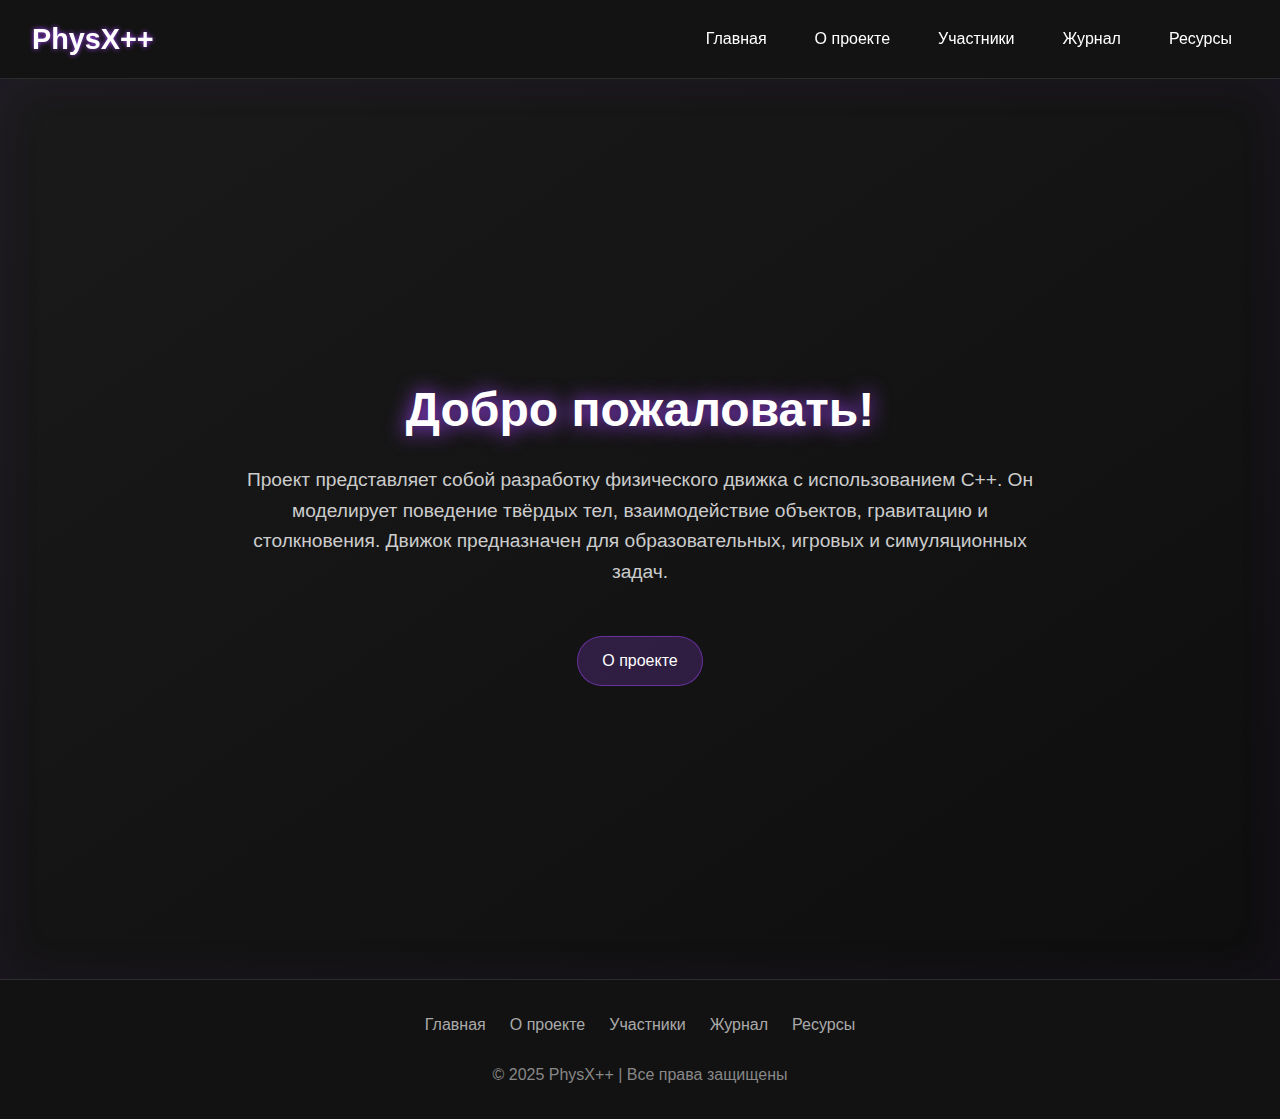
<file: site/index.html>
<!DOCTYPE html>
<html lang="ru">
<head>
  <meta charset="UTF-8" />
  <meta name="viewport" content="width=device-width, initial-scale=1.0"/>
  <title>Главная | Проект</title>
  <link rel="stylesheet" href="style.css" />
</head>
<body>
  <nav>
    <div class="logo">PhysX++</div>
    <div class="burger" onclick="toggleMenu()">☰</div>
    <ul class="menu" id="nav-menu">
      <li><a href="index.html">Главная</a></li>
      <li><a href="about.html">О проекте</a></li>
      <li><a href="team.html">Участники</a></li>
      <li><a href="journal.html">Журнал</a></li>
      <li><a href="resources.html">Ресурсы</a></li>
    </ul>
  </nav>

  <section class="page-banner">
    <h1>Добро пожаловать!</h1>
    <p>Проект представляет собой разработку физического движка с использованием C++. Он моделирует поведение твёрдых тел, взаимодействие объектов, гравитацию и столкновения. Движок предназначен для образовательных, игровых и симуляционных задач.</p>
    <a href="about.html" class="banner-btn">О проекте</a>
  </section>

  <div class="content-wrapper">
    <!-- Здесь будет основной контент страницы -->
  </div>

  <footer>
    <div class="footer-links">
      <a href="index.html">Главная</a>
      <a href="about.html">О проекте</a>
      <a href="team.html">Участники</a>
      <a href="journal.html">Журнал</a>
      <a href="resources.html">Ресурсы</a>
    </div>
    <p>© 2025 PhysX++ | Все права защищены</p>
  </footer>

  <script>
    function toggleMenu() {
      const menu = document.getElementById('nav-menu');
      menu.classList.toggle('active');
    }
  </script>
</body>
</html>
</file>
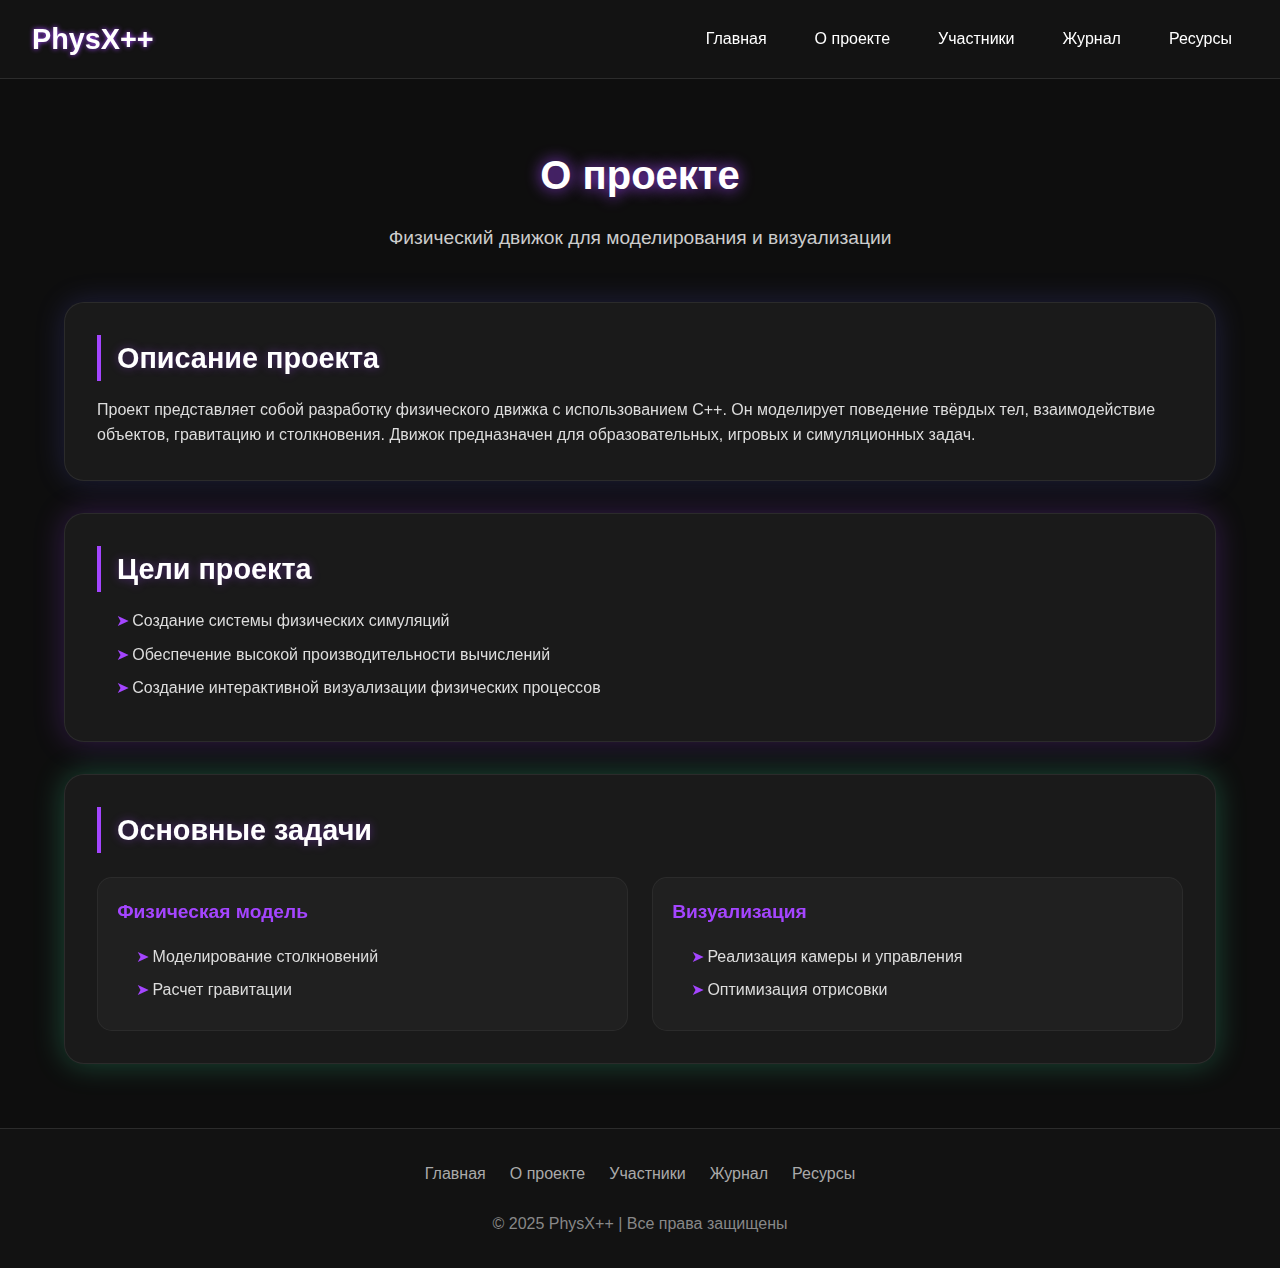
<file: site/about.html>
<!DOCTYPE html>
<html lang="ru">
<head>
  <meta charset="UTF-8" />
  <meta name="viewport" content="width=device-width, initial-scale=1.0"/>
  <title>О проекте | PhysX++</title>
  <link rel="stylesheet" href="style.css" />
</head>
<body>
  <nav>
    <div class="logo">PhysX++</div>
    <div class="burger" onclick="toggleMenu()">☰</div>
    <ul class="menu" id="nav-menu">
      <li><a href="index.html">Главная</a></li>
      <li><a href="about.html">О проекте</a></li>
      <li><a href="team.html">Участники</a></li>
      <li><a href="journal.html">Журнал</a></li>
      <li><a href="resources.html">Ресурсы</a></li>
    </ul>
  </nav>

  <div class="container">
    <h1 class="page-title">О проекте</h1>
    <p class="page-subtitle">Физический движок для моделирования и визуализации</p>

    <!-- Блок с описанием проекта -->
    <div class="glass-section info-block">
      <h2>Описание проекта</h2>
      <p>Проект представляет собой разработку физического движка с использованием C++. Он моделирует поведение твёрдых тел, взаимодействие объектов, гравитацию и столкновения. Движок предназначен для образовательных, игровых и симуляционных задач.</p>
    </div>

    <!-- Блок с целями -->
    <div class="glass-section features-block">
      <h2>Цели проекта</h2>
      <ul class="branch">
        <li>Создание системы физических симуляций</li>
        <li>Обеспечение высокой производительности вычислений</li>
        <li>Создание интерактивной визуализации физических процессов</li>
      </ul>
    </div>

    <!-- Блок с задачами -->
    <div class="glass-section roadmap-block">
      <h2>Основные задачи</h2>
      <div class="tasks-grid">
        <div class="task-item">
          <h3>Физическая модель</h3>
          <ul class="branch">
            <li>Моделирование столкновений</li>
            <li>Расчет гравитации</li>
          </ul>
        </div>
        <div class="task-item">
          <h3>Визуализация</h3>
          <ul class="branch">
            <li>Реализация камеры и управления</li>
            <li>Оптимизация отрисовки</li>
          </ul>
        </div>
        </div>
      </div>
    </div>
  </div>

  <footer>
    <div class="footer-links">
      <a href="index.html">Главная</a>
      <a href="about.html">О проекте</a>
      <a href="team.html">Участники</a>
      <a href="journal.html">Журнал</a>
      <a href="resources.html">Ресурсы</a>
    </div>
    <p>© 2025 PhysX++ | Все права защищены</p>
  </footer>

  <script>
    function toggleMenu() {
      document.getElementById('nav-menu').classList.toggle('active');
    }
  </script>
</body>
</html>
</file>
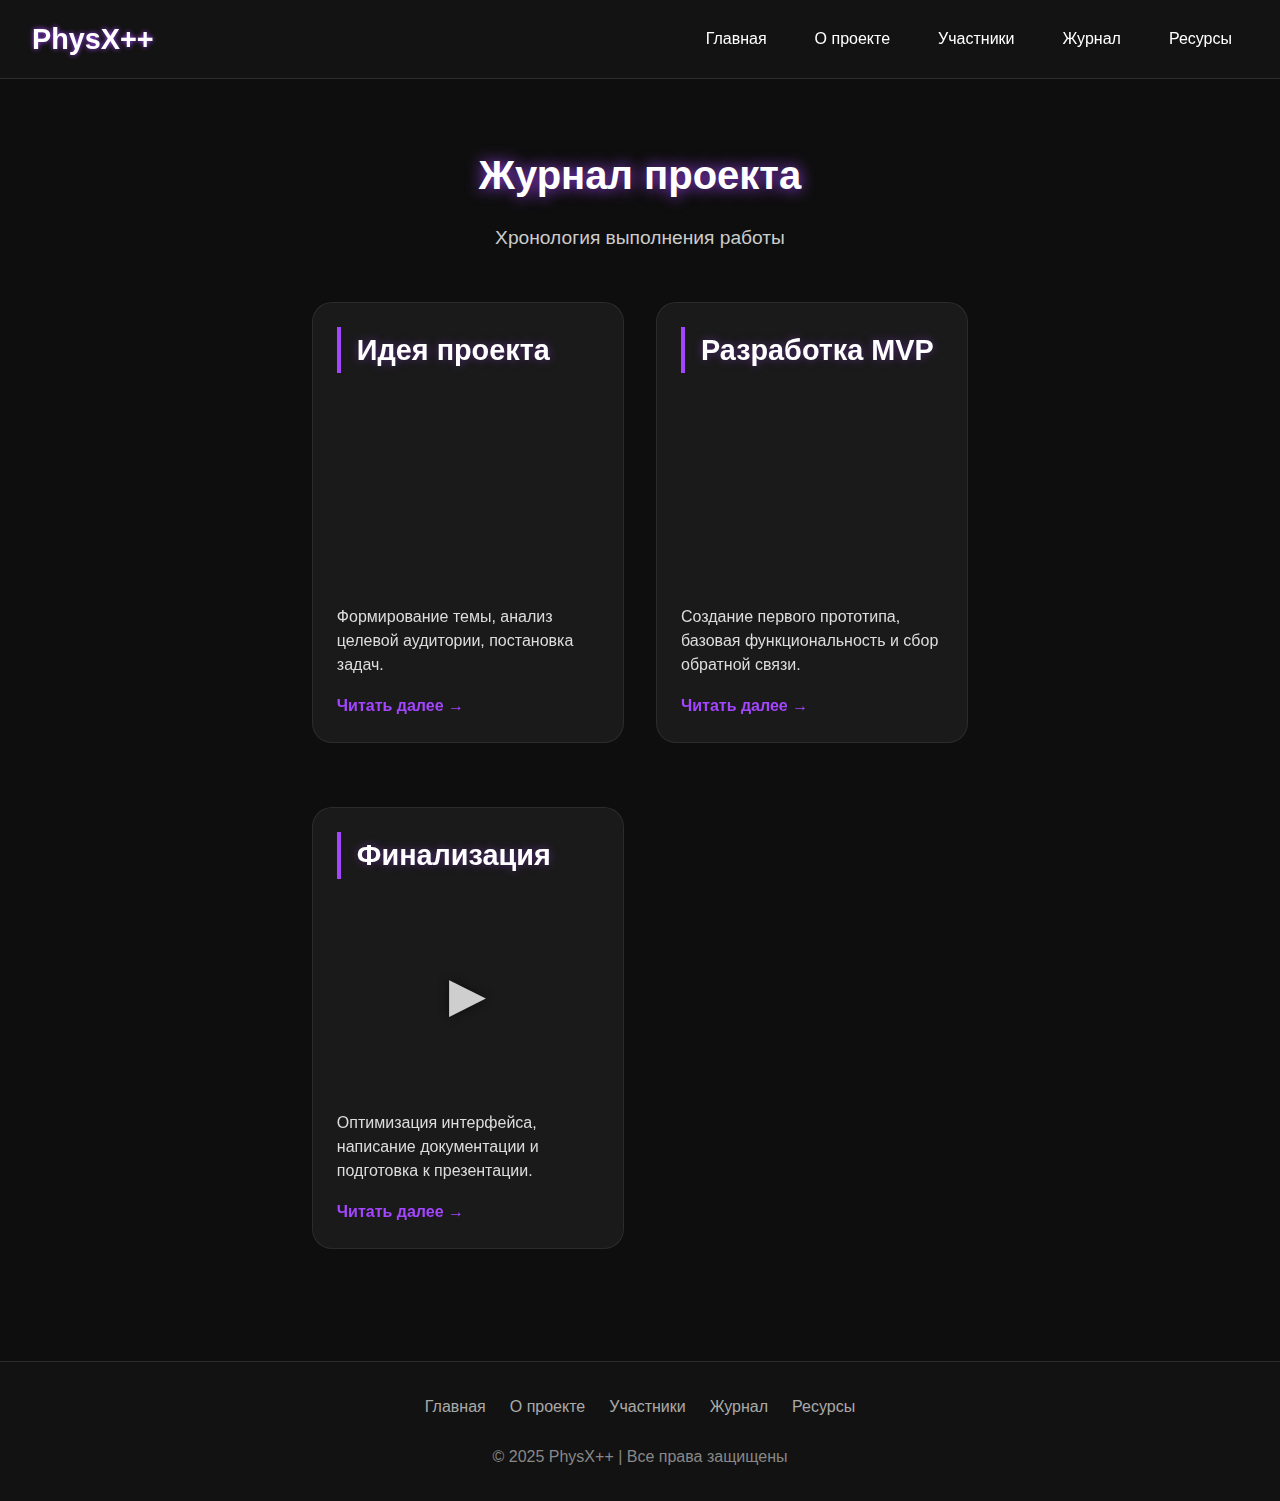
<file: site/journal.html>
<!DOCTYPE html>
<html lang="ru">
<head>
  <meta charset="UTF-8" />
  <meta name="viewport" content="width=device-width, initial-scale=1.0"/>
  <title>Журнал | PhysX++</title>
  <link rel="stylesheet" href="style.css" />
  <style>
    /* Дополнительные стили для модального окна и видео */
    .modal {
      display: none;
      position: fixed;
      z-index: 2000;
      left: 0;
      top: 0;
      width: 100%;
      height: 100%;
      background-color: rgba(0,0,0,0.9);
      overflow: auto;
    }
    
    .modal-content {
      background: rgba(30, 30, 30, 0.95);
      margin: 5% auto;
      padding: 2rem;
      border-radius: 15px;
      max-width: 800px;
      width: 90%;
      border: 1px solid #a445ff;
      box-shadow: 0 0 30px rgba(164, 69, 255, 0.3);
    }
    
    .close {
      color: #aaa;
      float: right;
      font-size: 28px;
      font-weight: bold;
      cursor: pointer;
    }
    
    .close:hover {
      color: #fff;
    }
    
    .video-container {
      position: relative;
      padding-bottom: 56.25%;
      margin-top: 1.5rem;
    }
    
    .video-container video {
      position: absolute;
      top: 0;
      left: 0;
      width: 100%;
      height: 100%;
      border-radius: 10px;
    }
  </style>
</head>
<body>
  <nav>
    <div class="logo">PhysX++</div>
    <div class="burger" onclick="toggleMenu()">☰</div>
    <ul class="menu" id="nav-menu">
      <li><a href="index.html">Главная</a></li>
      <li><a href="about.html">О проекте</a></li>
      <li><a href="team.html">Участники</a></li>
      <li><a href="journal.html">Журнал</a></li>
      <li><a href="resources.html">Ресурсы</a></li>
    </ul>
  </nav>

  <div class="container">
    <h1 class="page-title">Журнал проекта</h1>
    <p class="page-subtitle">Хронология выполнения работы</p>

    <div class="journal-grid">
      <!-- Запись 1 -->
      <div class="glass-section journal-entry" onclick="openModal('modal1')">
        <h2 class="entry-title">Идея проекта</h2>
        <div class="entry-image" style="background-image: url('https://via.placeholder.com/600x400/1a1a1a/a445ff?text=Project+Start')"></div>
        <p class="entry-excerpt">Формирование темы, анализ целевой аудитории, постановка задач.</p>
        <div class="entry-more">Читать далее →</div>
      </div>

      <!-- Запись 2 -->
      <div class="glass-section journal-entry" onclick="openModal('modal2')">
        <h2 class="entry-title">Разработка MVP</h2>
        <div class="entry-image" style="background-image: url('https://via.placeholder.com/600x400/1a1a1a/a445ff?text=MVP+Development')"></div>
        <p class="entry-excerpt">Создание первого прототипа, базовая функциональность и сбор обратной связи.</p>
        <div class="entry-more">Читать далее →</div>
      </div>

      <!-- Запись 3 с видео -->
      <div class="glass-section journal-entry" onclick="openModal('modal3')">
        <h2 class="entry-title">Финализация</h2>
        <div class="entry-video-preview">
          <video poster="https://via.placeholder.com/600x400/1a1a1a/a445ff?text=Video+Preview" onclick="event.stopPropagation()">
            <source src="https://samplelib.com/lib/preview/mp4/sample-5s.mp4" type="video/mp4">
          </video>
          <div class="play-icon">▶</div>
        </div>
        <p class="entry-excerpt">Оптимизация интерфейса, написание документации и подготовка к презентации.</p>
        <div class="entry-more">Читать далее →</div>
      </div>
    </div>
  </div>

  <!-- Модальные окна -->
  <div id="modal1" class="modal">
    <div class="modal-content">
      <span class="close" onclick="closeModal('modal1')">&times;</span>
      <h2>Идея проекта</h2>
      <div class="modal-image" style="background-image: url('https://via.placeholder.com/800x500/1a1a1a/a445ff?text=Project+Start')"></div>
      <p>На этом этапе команда провела мозговой штурм для определения ключевых особенностей физического движка. Были сформулированы основные цели проекта:</p>
      <ul class="branch">
        <li>Создание модульной архитектуры для легкой расширяемости</li>
        <li>Реализация точных физических расчетов</li>
      </ul>
      <p>Проведен анализ существующих решений и определены конкурентные преимущества нашего продукта.</p>
    </div>
  </div>

  <div id="modal2" class="modal">
    <div class="modal-content">
      <span class="close" onclick="closeModal('modal2')">&times;</span>
      <h2>Разработка MVP — 15.02.2025</h2>
      <div class="modal-image" style="background-image: url('https://via.placeholder.com/800x500/1a1a1a/a445ff?text=MVP+Development')"></div>
      <p>Минимально жизнеспособный продукт включал в себя:</p>
      <ul class="branch">
        <li>Базовую систему столкновений объектов</li>
        <li>Реализацию гравитации</li>
        <li>Простой интерфейс для добавления объектов</li>
      </ul>
      <p>После тестирования MVP с фокус-группой были получены ценные отзывы, которые помогли скорректировать дальнейшую разработку.</p>
    </div>
  </div>

  <div id="modal3" class="modal">
    <div class="modal-content">
      <span class="close" onclick="closeModal('modal3')">&times;</span>
      <h2>Финализация</h2>
      <div class="video-container">
        <video controls onclick="event.stopPropagation()">
          <source src="https://samplelib.com/lib/preview/mp4/sample-5s.mp4" type="video/mp4">
          Ваш браузер не поддерживает видео.
        </video>
      </div>
      <p>На финальном этапе были выполнены следующие работы:</p>
      <ul class="branch">
        <li>Оптимизация производительности движка</li>
        <li>Создание подробной документации</li>
        <li>Разработка демонстрационных сцен</li>
        <li>Подготовка презентационных материалов</li>
      </ul>
      <p>Проект готов к публичному представлению и дальнейшему развитию.</p>
    </div>
  </div>

  <footer>
    <div class="footer-links">
      <a href="index.html">Главная</a>
      <a href="about.html">О проекте</a>
      <a href="team.html">Участники</a>
      <a href="journal.html">Журнал</a>
      <a href="resources.html">Ресурсы</a>
    </div>
    <p>© 2025 PhysX++ | Все права защищены</p>
  </footer>

  <script>
    function toggleMenu() {
      document.getElementById('nav-menu').classList.toggle('active');
    }
    
    function openModal(modalId) {
      document.getElementById(modalId).style.display = 'block';
      document.body.style.overflow = 'hidden';
      
      // Остановка видео при открытии другого модального окна
      if(modalId !== 'modal3') {
        const videos = document.querySelectorAll('video');
        videos.forEach(video => {
          video.pause();
        });
      }
    }
    
    function closeModal(modalId) {
      document.getElementById(modalId).style.display = 'none';
      document.body.style.overflow = 'auto';
      
      // Остановка видео при закрытии модального окна
      if(modalId === 'modal3') {
        const video = document.querySelector('#modal3 video');
        video.pause();
      }
    }
    
    // Закрытие модального окна при клике вне его
    window.onclick = function(event) {
      if (event.target.className === 'modal') {
        event.target.style.display = 'none';
        document.body.style.overflow = 'auto';
        
        // Остановка видео при закрытии
        const videos = document.querySelectorAll('.modal video');
        videos.forEach(video => {
          video.pause();
        });
      }
    }
    
    // Обработка клика по видео-превью в третьей карточке
    document.querySelector('.entry-video-preview video').addEventListener('click', function(e) {
      e.stopPropagation();
      this.paused ? this.play() : this.pause();
      document.querySelector('.entry-video-preview .play-icon').style.display = this.paused ? 'block' : 'none';
    });
  </script>
</body>
</html>
</file>
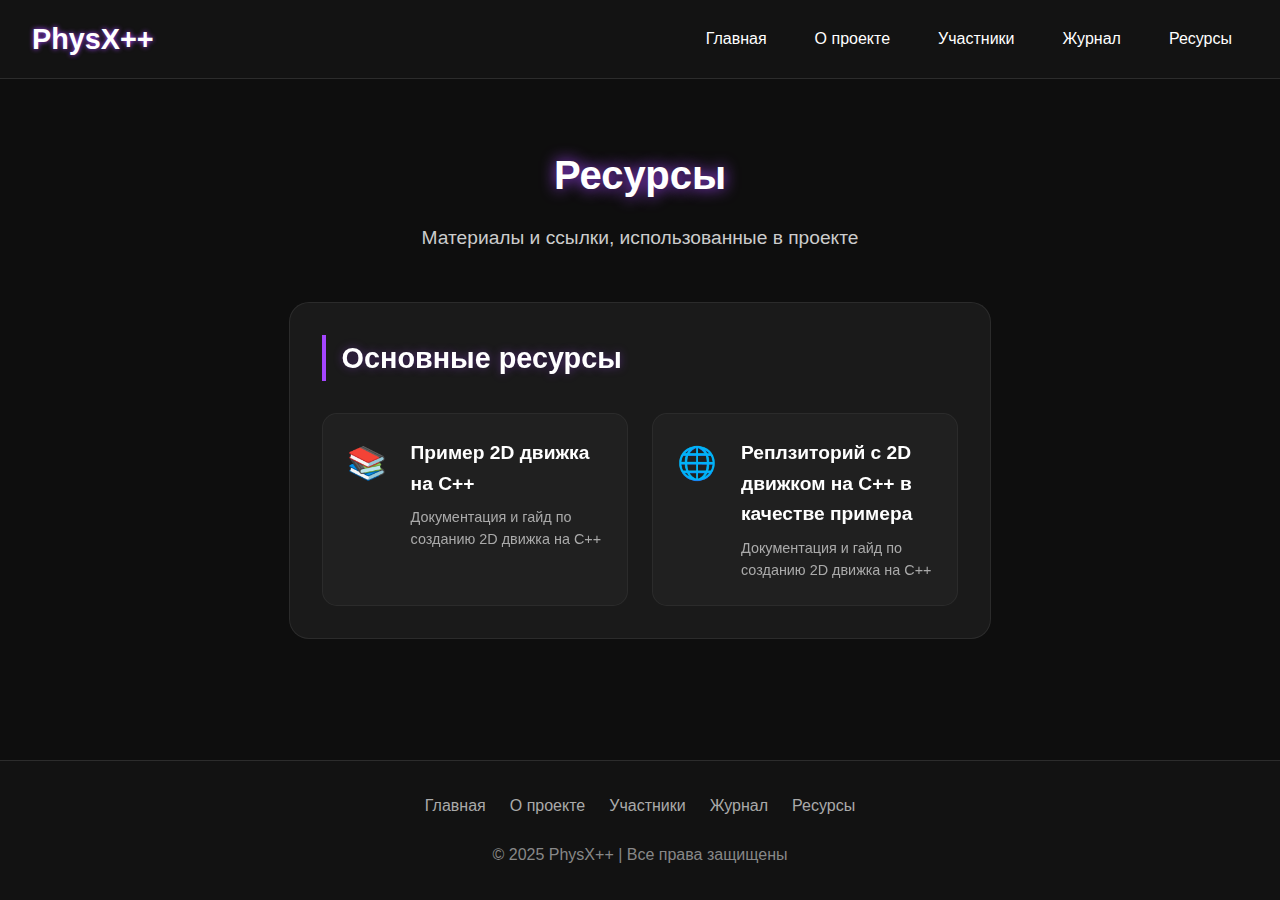
<file: site/resources.html>
<!DOCTYPE html>
<html lang="ru">
<head>
  <meta charset="UTF-8" />
  <meta name="viewport" content="width=device-width, initial-scale=1.0"/>
  <title>Ресурсы | PhysX++</title>
  <link rel="stylesheet" href="style.css" />
</head>
<body>
  <nav>
    <div class="logo">PhysX++</div>
    <div class="burger" onclick="toggleMenu()">☰</div>
    <ul class="menu" id="nav-menu">
      <li><a href="index.html">Главная</a></li>
      <li><a href="about.html">О проекте</a></li>
      <li><a href="team.html">Участники</a></li>
      <li><a href="journal.html">Журнал</a></li>
      <li><a href="resources.html">Ресурсы</a></li>
    </ul>
  </nav>

  <div class="container">
    <h1 class="page-title">Ресурсы</h1>
    <p class="page-subtitle">Материалы и ссылки, использованные в проекте</p>

    <div class="glass-section resources-block">
      <h2>Основные ресурсы</h2>
      <div class="resources-grid">
        <!-- Ресурс 1 -->
        <a href="https://fabianhbr.ch/projects/physics-engine/" target="_blank" class="resource-card">
          <div class="resource-icon">📚</div>
          <div class="resource-content">
            <h3>Пример 2D движка на С++</h3>
            <p>Документация и гайд по созданию 2D движка на С++</p>
          </div>
        </a>

        <!-- Ресурс 2 -->
        <a href="https://github.com/kalpitborkar/2D-Physics-Engine/tree/master" target="_blank" class="resource-card">
          <div class="resource-icon">🌐</div>
          <div class="resource-content">
            <h3>Реплзиторий с 2D движком на С++ в качестве примера</h3>
            <p>Документация и гайд по созданию 2D движка на С++</p>
          </div>
        </a>

        <!-- Ресурс 3 -->
      
      </div>
    </div>
  </div>

  <footer>
    <div class="footer-links">
      <a href="index.html">Главная</a>
      <a href="about.html">О проекте</a>
      <a href="team.html">Участники</a>
      <a href="journal.html">Журнал</a>
      <a href="resources.html">Ресурсы</a>
    </div>
    <p>© 2025 PhysX++ | Все права защищены</p>
  </footer>

  <script>
    function toggleMenu() {
      document.getElementById('nav-menu').classList.toggle('active');
    }
  </script>
</body>
</html>
</file>
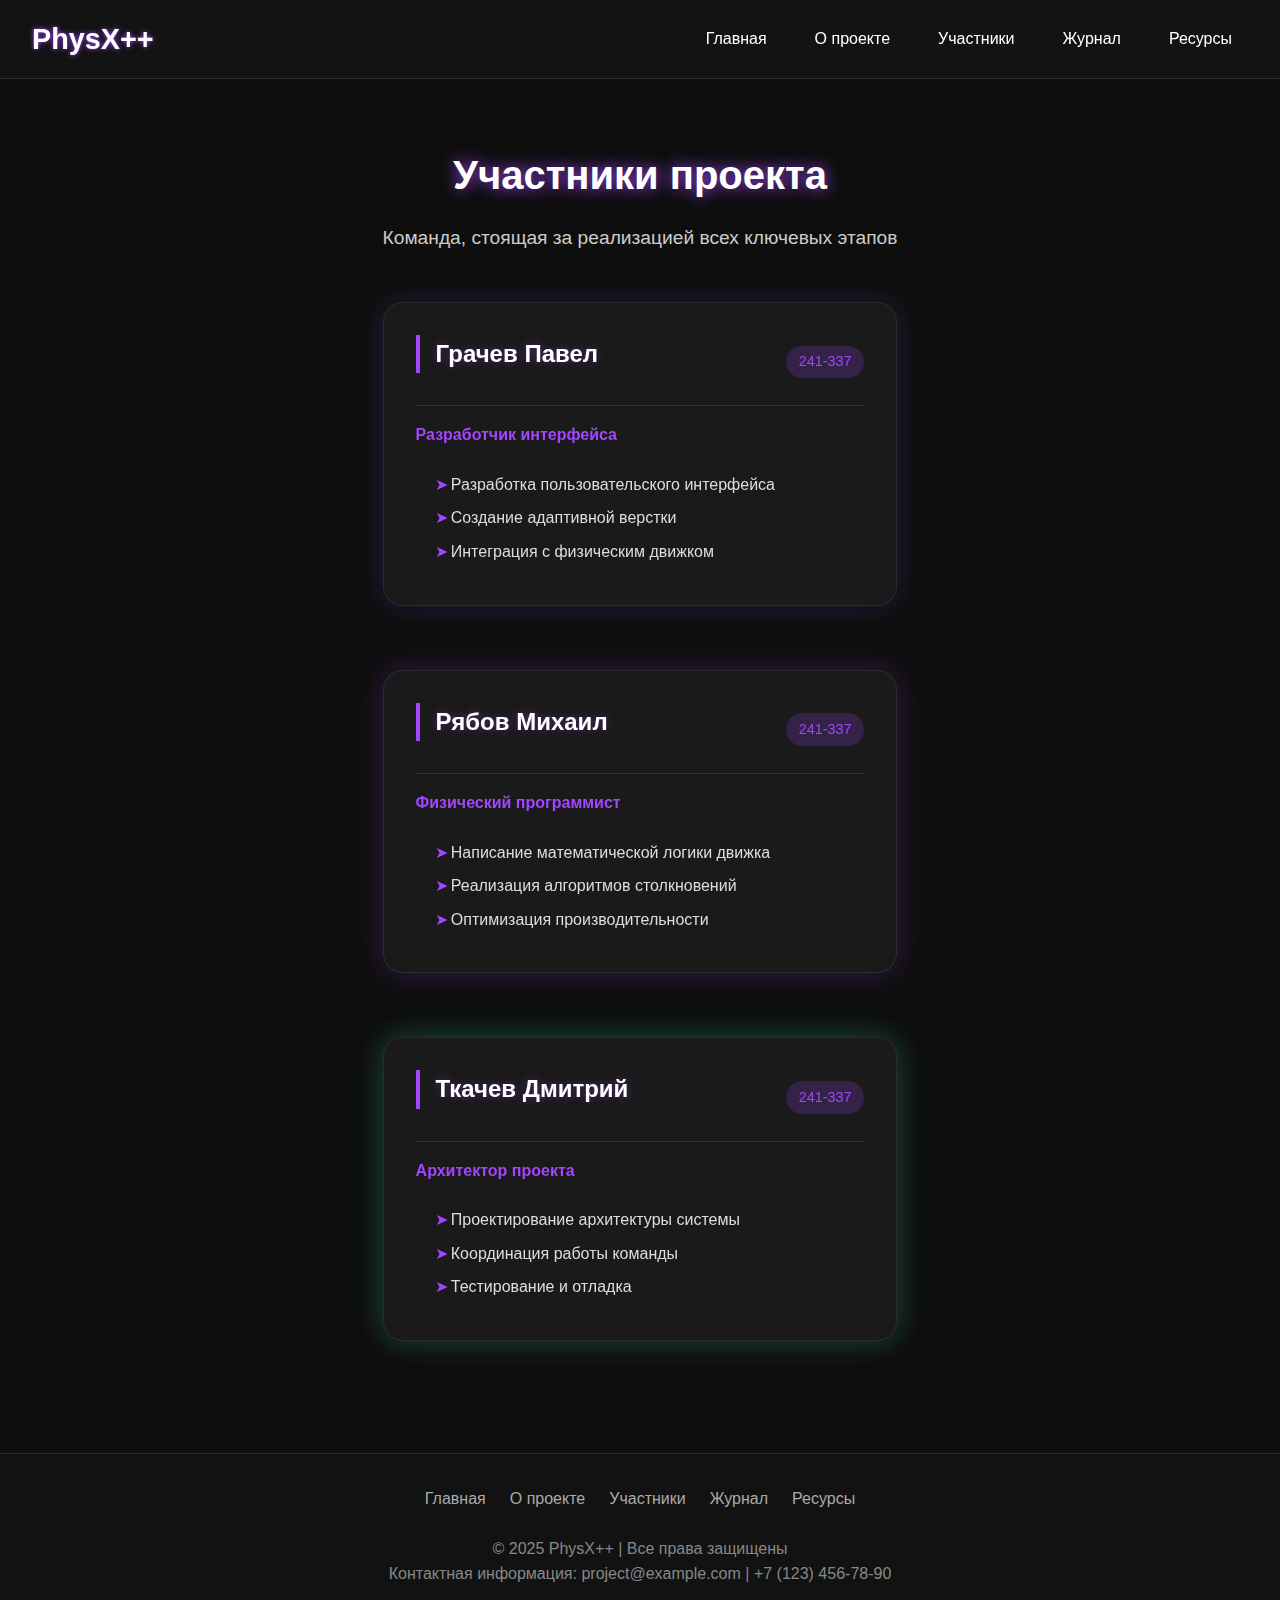
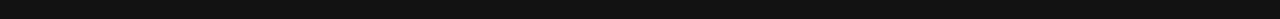
<file: site/team.html>
<!DOCTYPE html>
<html lang="ru">
<head>
  <meta charset="UTF-8">
  <meta name="viewport" content="width=device-width, initial-scale=1.0">
  <title>Участники | PhysX++</title>
  <link rel="stylesheet" href="style.css" />
</head>
<body>

  <nav>
    <div class="logo">PhysX++</div>
    <div class="burger" onclick="toggleMenu()">☰</div>
    <ul class="menu" id="menu">
      <li><a href="index.html">Главная</a></li>
      <li><a href="about.html">О проекте</a></li>
      <li><a href="team.html">Участники</a></li>
      <li><a href="journal.html">Журнал</a></li>
      <li><a href="resources.html">Ресурсы</a></li>
    </ul>
  </nav>

  <div class="container">
    <h1 class="page-title">Участники проекта</h1>
    <p class="page-subtitle">Команда, стоящая за реализацией всех ключевых этапов</p>

    <div class="team-grid">
      <!-- Карточка 1 -->
      <div class="glass-section member-card" style="box-shadow: 0 0 30px rgba(100, 100, 255, 0.2);">
        <div class="member-header">
          <h2>Грачев Павел</h2>
          <span class="member-group">241-337</span>
        </div>
        <div class="member-role">Разработчик интерфейса</div>
        <div class="member-content">
          <ul class="branch">
            <li>Разработка пользовательского интерфейса</li>
            <li>Создание адаптивной верстки</li>
            <li>Интеграция с физическим движком</li>
          </ul>
        </div>
      </div>

      <!-- Карточка 2 -->
      <div class="glass-section member-card" style="box-shadow: 0 0 30px rgba(164, 69, 255, 0.25);">
        <div class="member-header">
          <h2>Рябов Михаил</h2>
          <span class="member-group">241-337</span>
        </div>
        <div class="member-role">Физический программист</div>
        <div class="member-content">
          <ul class="branch">
            <li>Написание математической логики движка</li>
            <li>Реализация алгоритмов столкновений</li>
            <li>Оптимизация производительности</li>
          </ul>
        </div>
      </div>

      <!-- Карточка 3 -->
      <div class="glass-section member-card" style="box-shadow: 0 0 30px rgba(69, 255, 180, 0.25);">
        <div class="member-header">
          <h2>Ткачев Дмитрий</h2>
          <span class="member-group">241-337</span>
        </div>
        <div class="member-role">Архитектор проекта</div>
        <div class="member-content">
          <ul class="branch">
            <li>Проектирование архитектуры системы</li>
            <li>Координация работы команды</li>
            <li>Тестирование и отладка</li>
          </ul>
        </div>
      </div>
    </div>
  </div>

  <footer>
    <div class="footer-links">
      <a href="index.html">Главная</a>
      <a href="about.html">О проекте</a>
      <a href="team.html">Участники</a>
      <a href="journal.html">Журнал</a>
      <a href="resources.html">Ресурсы</a>
    </div>
    <p>© 2025 PhysX++ | Все права защищены</p>
    <p>Контактная информация: project@example.com | +7 (123) 456-78-90</p>
  </footer>

  <script>
    function toggleMenu() {
      document.getElementById('menu').classList.toggle('active');
    }
  </script>

</body>
</html>
</file>
<file: site/style.css>
/* ==== ОБЩИЕ НАСТРОЙКИ ==== */
* {
  margin: 0;
  padding: 0;
  box-sizing: border-box;
  font-family: 'Segoe UI', Tahoma, Geneva, Verdana, sans-serif;
}

body {
  background-color: #0e0e0e;
  color: #ffffff;
  line-height: 1.6;
  display: flex;
  flex-direction: column;
  min-height: 100vh;
}

.content-wrapper {
  flex: 1;
}

/* ==== НАВИГАЦИЯ ==== */
nav {
  background-color: rgba(20, 20, 20, 0.95);
  padding: 1rem 2rem;
  display: flex;
  justify-content: space-between;
  align-items: center;
  position: sticky;
  top: 0;
  z-index: 1000;
  border-bottom: 1px solid #2c2c2c;
}

.logo {
  font-size: 1.8rem;
  font-weight: bold;
  color: #fff;
  text-shadow: 0 0 5px #a445ff;
}

.menu {
  display: flex;
  list-style: none;
  gap: 1rem;
}

.menu li a {
  color: #fff;
  text-decoration: none;
  padding: 0.5rem 1rem;
  border-radius: 30px;
  transition: 0.3s ease;
}

.menu li a:hover {
  background-color: rgba(255, 255, 255, 0.15);
  box-shadow: 0 0 10px #a445ff;
}

.burger {
  display: none;
  font-size: 2rem;
  cursor: pointer;
  color: #fff;
}

/* ==== БАННЕР ==== */
.page-banner {
  background: linear-gradient(145deg, #1a1a1a, #0e0e0e);
  padding: 5rem 2rem;
  text-align: center;
  box-shadow: inset 0 0 50px #a445ff10;
  min-height: 100vh;
  display: flex;
  flex-direction: column;
  justify-content: center;
  align-items: center;
}

.page-banner h1 {
  font-size: 3rem;
  margin-bottom: 1rem;
  text-shadow: 0 0 20px #a445ff;
}

.page-banner p {
  font-size: 1.2rem;
  color: #cccccc;
  max-width: 800px;
  margin: 0 auto 2rem;
}

.banner-btn {
  color: #fff;
  text-decoration: none;
  padding: 0.7rem 1.5rem;
  border-radius: 30px;
  transition: 0.3s ease;
  background-color: rgba(164, 69, 255, 0.2);
  border: 1px solid rgba(164, 69, 255, 0.5);
  font-size: 1rem;
  margin-top: 1rem;
}

.banner-btn:hover {
  background-color: rgba(164, 69, 255, 0.4);
  box-shadow: 0 0 15px rgba(164, 69, 255, 0.5);
}

/* ==== КОНТЕЙНЕР ==== */
.container {
  max-width: 1200px;
  margin: 2rem auto;
  padding: 0 1.5rem;
}

/* ==== GLASS СЕКЦИИ ==== */
.glass-section {
  background: rgba(255, 255, 255, 0.05);
  backdrop-filter: blur(10px);
  border: 1px solid rgba(255, 255, 255, 0.08);
  border-radius: 20px;
  padding: 2rem;
  margin-bottom: 2rem;
  transition: transform 0.3s ease, box-shadow 0.3s ease;
}

.glass-section:hover {
  transform: translateY(-5px);
}

.glass-section h2 {
  font-size: 1.8rem;
  margin-bottom: 1rem;
  padding-left: 1rem;
  border-left: 4px solid #a445ff;
  text-shadow: 0 0 10px #a445ff66;
}

.glass-section p,
.glass-section li {
  color: #dddddd;
}

/* ==== ИНДИВИДУАЛЬНОЕ ОФОРМЛЕНИЕ ==== */
.info-block { box-shadow: 0 0 30px rgba(100, 100, 255, 0.2); }
.tools-block { box-shadow: 0 0 30px rgba(69, 150, 255, 0.25); }
.features-block { box-shadow: 0 0 30px rgba(164, 69, 255, 0.25); }
.demo-block { box-shadow: 0 0 30px rgba(255, 69, 150, 0.25); }
.roadmap-block { box-shadow: 0 0 30px rgba(69, 255, 180, 0.25); }
.faq-block { box-shadow: 0 0 30px rgba(255, 255, 100, 0.25); }

/* ==== СПИСКИ ==== */
.branch {
  list-style: none;
  padding-left: 1.2rem;
  margin-top: 1rem;
}

.branch li {
  position: relative;
  padding-left: 1rem;
  margin-bottom: 0.5rem;
}

.branch li::before {
  content: '➤';
  position: absolute;
  left: 0;
  color: #a445ff;
}

/* ==== ИЗОБРАЖЕНИЯ ==== */
.banner-image {
  max-width: 100%;
  display: block;
  margin: 2rem auto;
  border-radius: 10px;
  box-shadow: 0 0 20px rgba(164, 69, 255, 0.3);
}

/* ==== АНИМАЦИЯ ==== */
@keyframes fadeIn {
  from { opacity: 0; transform: translateY(20px); }
  to { opacity: 1; transform: translateY(0); }
}

.fade-in {
  animation: fadeIn 0.8s ease-in-out both;
}

/* ==== FOOTER ==== */
footer {
  text-align: center;
  background-color: #121212;
  padding: 2rem 1rem;
  color: #888;
  border-top: 1px solid #2c2c2c;
  margin-top: auto;
}

.footer-links {
  display: flex;
  justify-content: center;
  flex-wrap: wrap;
  gap: 1.5rem;
  margin-bottom: 1.5rem;
}

.footer-links a {
  color: #aaa;
  text-decoration: none;
  transition: color 0.3s ease;
}

.footer-links a:hover {
  color: #fff;
  text-shadow: 0 0 5px rgba(164, 69, 255, 0.5);
}

/* ==== АДАПТИВНОСТЬ ==== */
@media (max-width: 768px) {
  .menu {
    display: none;
    position: absolute;
    top: 70px;
    right: 0;
    flex-direction: column;
    background-color: #1a1a1a;
    width: 200px;
    padding: 1rem;
    border-radius: 10px;
    box-shadow: 0 0 15px rgba(255, 255, 255, 0.05);
  }

  .menu.active {
    display: flex;
  }

  .burger {
    display: block;
  }

  .page-banner {
    padding: 4rem 1.5rem;
    min-height: calc(100vh - 70px);
  }

  .page-banner h1 {
    font-size: 2.2rem;
  }

  .page-banner p {
    font-size: 1rem;
  }

  .footer-links {
    flex-direction: column;
    gap: 0.8rem;
  }
}

/* ==== СТИЛИ ДЛЯ СТРАНИЦЫ УЧАСТНИКОВ ==== */
.page-title {
  font-size: 2.5rem;
  margin: 2rem 0 1rem;
  text-align: center;
  text-shadow: 0 0 15px #a445ff;
}

.page-subtitle {
  font-size: 1.2rem;
  color: #cccccc;
  text-align: center;
  margin-bottom: 3rem;
  max-width: 800px;
  margin-left: auto;
  margin-right: auto;
}

.team-grid {
  display: grid;
  grid-template-columns: repeat(auto-fit, minmax(300px, 1fr));
  gap: 2rem;
  margin: 3rem 0;
}

.member-card {
  padding: 2rem;
  transition: transform 0.3s ease;
}

.member-card:hover {
  transform: translateY(-10px);
}

.member-header {
  display: flex;
  justify-content: space-between;
  align-items: center;
  margin-bottom: 1rem;
  border-bottom: 1px solid rgba(164, 69, 255, 0.3);
  padding-bottom: 1rem;
}

.member-header h2 {
  font-size: 1.5rem;
  color: #fff;
}

.member-group {
  background-color: rgba(164, 69, 255, 0.2);
  padding: 0.3rem 0.8rem;
  border-radius: 20px;
  font-size: 0.9rem;
  color: #a445ff;
}

.member-role {
  color: #a445ff;
  margin-bottom: 1.5rem;
  font-weight: bold;
}

.member-content {
  color: #dddddd;
}

@media (max-width: 768px) {
  .team-grid {
    grid-template-columns: 1fr;
  }
  
  .page-title {
    font-size: 2rem;
  }
  
  .page-subtitle {
    font-size: 1rem;
    padding: 0 1rem;
  }
}

/* ==== СТИЛИ ДЛЯ СТРАНИЦЫ "О ПРОЕКТЕ" ==== */
.page-title {
  font-size: 2.5rem;
  margin: 2rem 0 1rem;
  text-align: center;
  text-shadow: 0 0 15px #a445ff;
}

.page-subtitle {
  font-size: 1.2rem;
  color: #cccccc;
  text-align: center;
  margin-bottom: 3rem;
  max-width: 800px;
  margin-left: auto;
  margin-right: auto;
}

.tasks-grid {
  display: grid;
  grid-template-columns: repeat(auto-fit, minmax(250px, 1fr));
  gap: 1.5rem;
  margin-top: 1.5rem;
}

.task-item {
  background: rgba(255, 255, 255, 0.03);
  border-radius: 15px;
  padding: 1.2rem;
  border: 1px solid rgba(255, 255, 255, 0.05);
}

.task-item h3 {
  color: #a445ff;
  margin-bottom: 0.8rem;
  font-size: 1.2rem;
}

@media (max-width: 768px) {
  .page-title {
    font-size: 2rem;
  }
  
  .page-subtitle {
    font-size: 1rem;
    padding: 0 1rem;
  }
  
  .tasks-grid {
    grid-template-columns: 1fr;
  }
}

/* ==== СТИЛИ ДЛЯ СТРАНИЦЫ РЕСУРСОВ ==== */
.page-title {
  font-size: 2.5rem;
  margin: 2rem 0 1rem;
  text-align: center;
  text-shadow: 0 0 15px #a445ff;
}

.page-subtitle {
  font-size: 1.2rem;
  color: #cccccc;
  text-align: center;
  margin-bottom: 3rem;
  max-width: 800px;
  margin-left: auto;
  margin-right: auto;
}

.resources-grid {
  display: grid;
  grid-template-columns: repeat(auto-fit, minmax(300px, 1fr));
  gap: 1.5rem;
  margin-top: 2rem;
}

.resource-card {
  display: flex;
  background: rgba(255, 255, 255, 0.03);
  border-radius: 15px;
  padding: 1.5rem;
  transition: all 0.3s ease;
  border: 1px solid rgba(255, 255, 255, 0.05);
  text-decoration: none;
  color: inherit;
}

.resource-card:hover {
  background: rgba(164, 69, 255, 0.1);
  transform: translateY(-5px);
  box-shadow: 0 5px 15px rgba(164, 69, 255, 0.2);
  border-color: rgba(164, 69, 255, 0.3);
}

.resource-icon {
  font-size: 2rem;
  margin-right: 1.5rem;
  color: #a445ff;
}

.resource-content h3 {
  color: #fff;
  margin-bottom: 0.5rem;
  font-size: 1.2rem;
}

.resource-content p {
  color: #aaa;
  font-size: 0.9rem;
  line-height: 1.5;
}

@media (max-width: 768px) {
  .page-title {
    font-size: 2rem;
  }
  
  .page-subtitle {
    font-size: 1rem;
    padding: 0 1rem;
  }
  
  .resources-grid {
    grid-template-columns: 1fr;
  }
  
  .resource-card {
    padding: 1.2rem;
  }
}

/* ==== СТИЛИ ДЛЯ СТРАНИЦЫ ЖУРНАЛА ==== */
.page-title {
  font-size: 2.5rem;
  margin: 2rem 0 1rem;
  text-align: center;
  text-shadow: 0 0 15px #a445ff;
}

.page-subtitle {
  font-size: 1.2rem;
  color: #cccccc;
  text-align: center;
  margin-bottom: 3rem;
  max-width: 800px;
  margin-left: auto;
  margin-right: auto;
}

.journal-grid {
  display: grid;
  grid-template-columns: repeat(auto-fit, minmax(300px, 1fr));
  gap: 2rem;
  margin: 3rem 0;
}

.journal-entry {
  padding: 1.5rem;
  cursor: pointer;
  transition: transform 0.3s ease, box-shadow 0.3s ease;
}

.journal-entry:hover {
  transform: translateY(-5px);
  box-shadow: 0 10px 20px rgba(164, 69, 255, 0.2) !important;
}

.entry-date {
  color: #a445ff;
  font-size: 0.9rem;
  margin-bottom: 0.5rem;
}

.entry-title {
  font-size: 1.5rem;
  margin-bottom: 1rem;
  color: #fff;
}

.entry-image {
  height: 200px;
  background-size: cover;
  background-position: center;
  border-radius: 10px;
  margin-bottom: 1rem;
}

.entry-video-preview {
  position: relative;
  height: 200px;
  margin-bottom: 1rem;
  border-radius: 10px;
  overflow: hidden;
}

.entry-video-preview video {
  width: 100%;
  height: 100%;
  object-fit: cover;
}

.play-icon {
  position: absolute;
  top: 50%;
  left: 50%;
  transform: translate(-50%, -50%);
  font-size: 3rem;
  color: rgba(255, 255, 255, 0.8);
  text-shadow: 0 0 10px rgba(0, 0, 0, 0.5);
}

.entry-excerpt {
  color: #ccc;
  margin-bottom: 1rem;
  line-height: 1.5;
}

.entry-more {
  color: #a445ff;
  font-weight: bold;
}

.modal-image {
  height: 300px;
  background-size: cover;
  background-position: center;
  border-radius: 10px;
  margin: 1rem 0;
}

@media (max-width: 768px) {
  .page-title {
    font-size: 2rem;
  }
  
  .page-subtitle {
    font-size: 1rem;
    padding: 0 1rem;
  }
  
  .journal-grid {
    grid-template-columns: 1fr;
  }
  
  .modal-content {
    margin: 10% auto;
    width: 95%;
    padding: 1rem;
  }
  
  .modal-image {
    height: 200px;
  }
}
</file>
